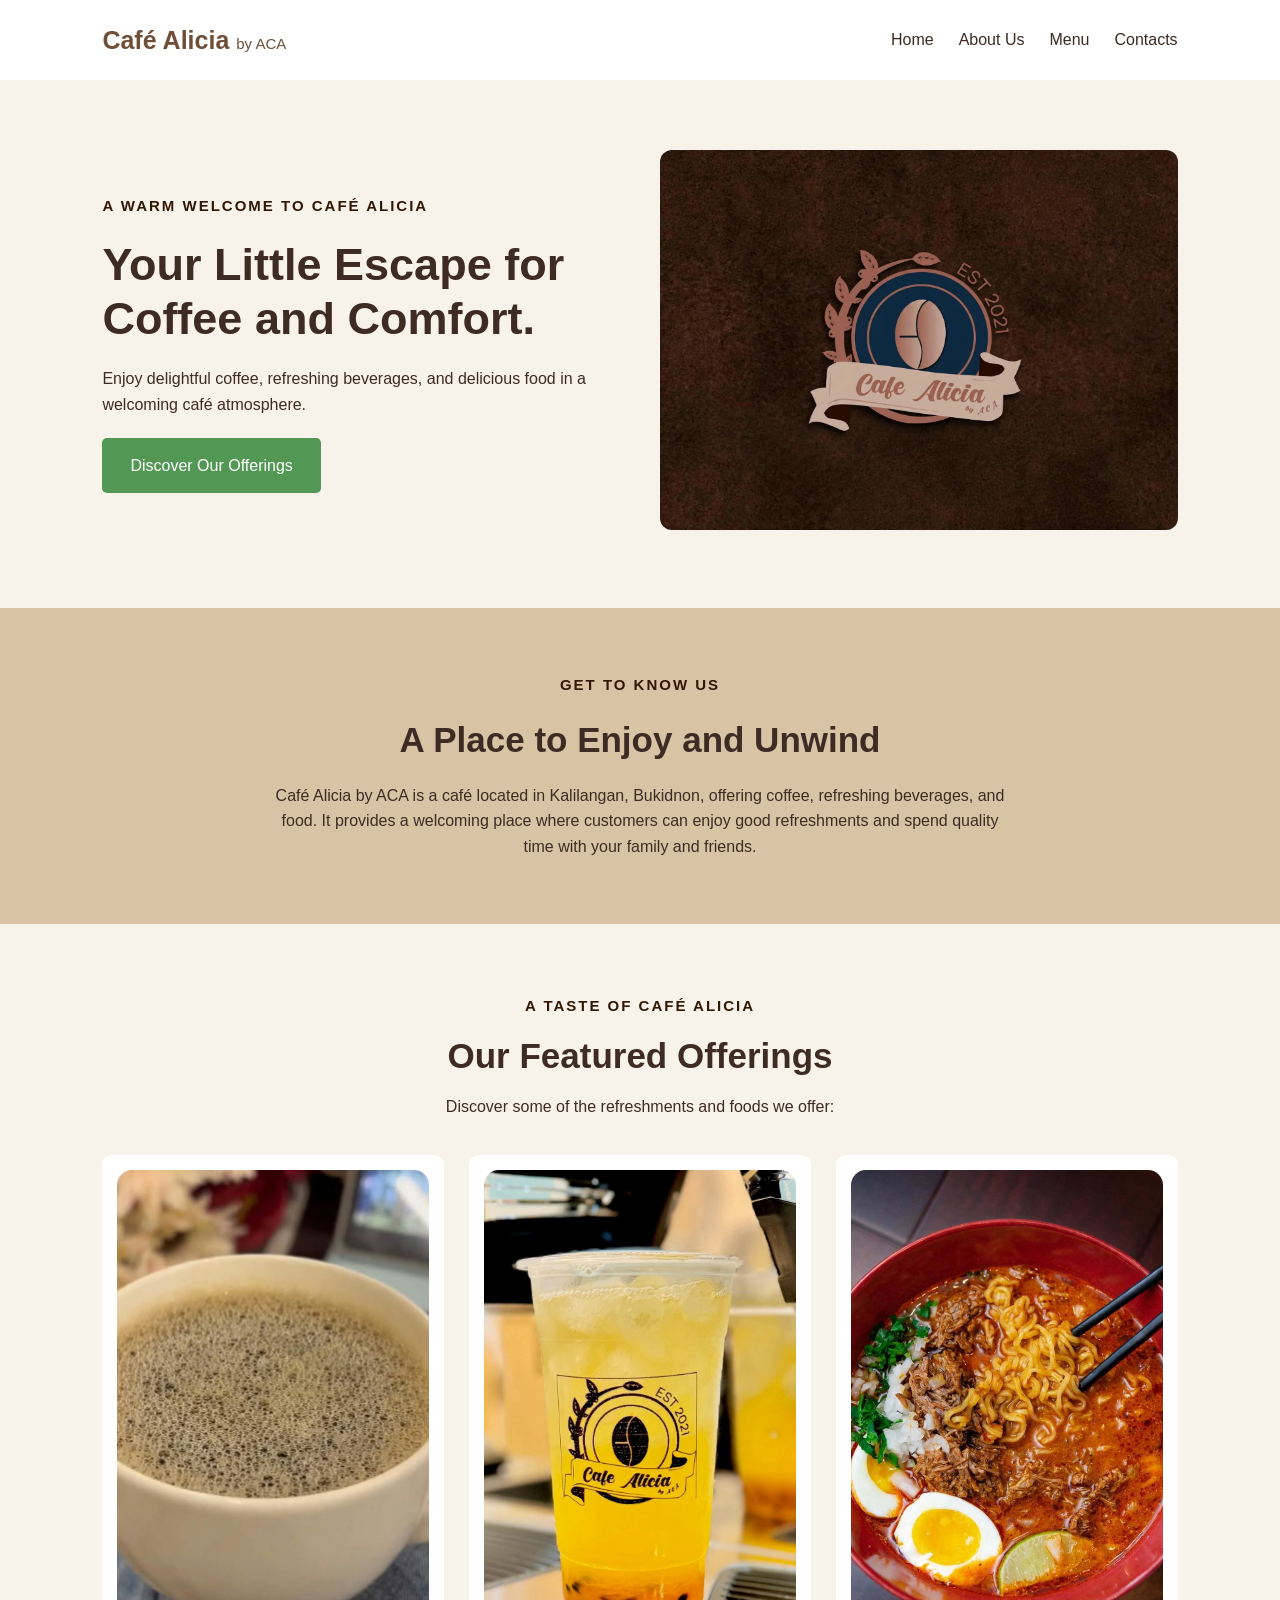
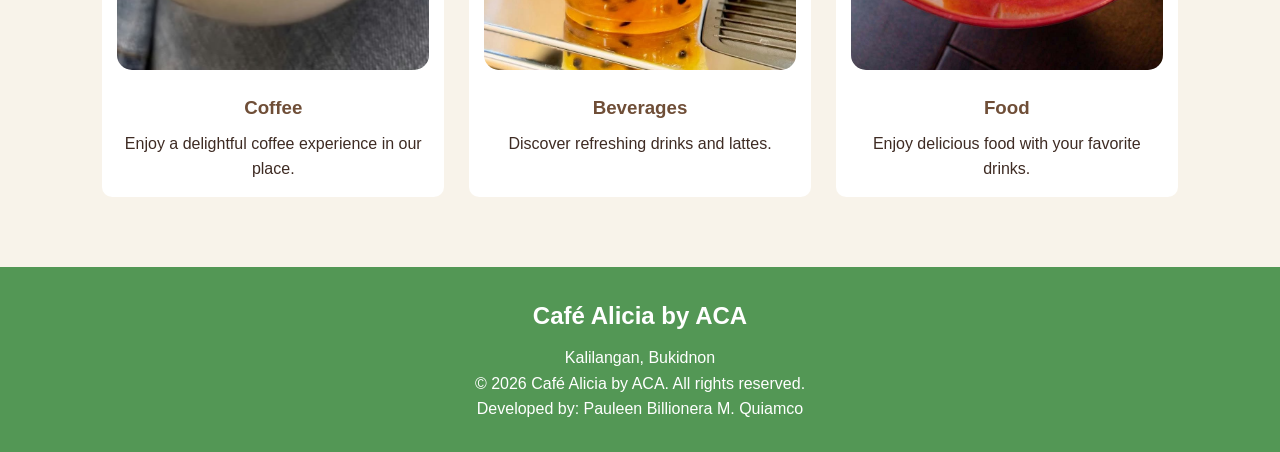
<file: index.html>
<!DOCTYPE html>
<html lang="en">
    <head>
        <meta charset="UTF-8">
        <meta name="viewport" content="width=device-width, initial-scale=1.0">
        <title>Café Alicia by ACA</title>
        <link rel="stylesheet" href="css/style.css">
    </head>

    <body>

        <header>
            <h1>Café Alicia <span>by ACA</span></h1>

            <nav>
                <ul>
                    <li><a href="index.html">Home</a></li>
                    <li><a href="aboutus.html">About Us</a></li>
                    <li><a href="menu.html">Menu</a></li>
                    <li><a href="contact.html">Contacts</a></li>
                </ul>
            </nav>
        </header>

        <main>

            <section class="hero">
                <div class="hero-content">
                    <p class="welcome">A WARM WELCOME TO CAFÉ ALICIA</p>

                    <h2>Your Little Escape for Coffee and Comfort.</h2>

                    <p>Enjoy delightful coffee, refreshing beverages,
                        and delicious food in a welcoming café atmosphere.</p>

                    <a href="#products" class="cta-button">Discover Our Offerings</a>
                </div>

                <div class="hero-image">
                    <img src="images/logo.jpg" alt="Welcoming interior of Café Alicia">
                </div>
            </section>

            
            <section class="about">
                <div class="about-content">
                    <p class="section-label">GET TO KNOW US</p>

                    <h2>A Place to Enjoy and Unwind</h2>

                    <p>
                        Café Alicia by ACA is a café located in
                        Kalilangan, Bukidnon, offering coffee,
                        refreshing beverages, and food.
                        It provides a welcoming place where
                        customers can enjoy good refreshments
                        and spend quality time with your family
                        and friends.</p>
                </div>
            </section>

            <section class="products" id="products">

                <div class="section-heading">
                    <p class="section-label">A TASTE OF CAFÉ ALICIA</p>
                    <h2>Our Featured Offerings</h2>
                    <p>Discover some of the refreshments and foods we offer:</p>
                </div>

                <div class="product-container">

                    <div class="product-card">
                        <a href="menu.html#coffee">
                            <img src="images/dark_coffee.jpg" alt="Coffee served at Café Alicia"></a>
                        <h3>Coffee</h3>
                        <p>Enjoy a delightful coffee experience in our place.</p>
                    </div>

                    <div class="product-card">
                        <a href="menu.html#beverages">
                            <img src="images/beverage_soda.jpg" alt="Refreshing beverage"></a>
                        <h3>Beverages</h3>
                        <p>Discover refreshing drinks and lattes.</p>
                    </div>

                    <div class="product-card">
                        <a href="menu.html#savory">
                            <img src="images/food.jpg" alt="Food offering at the café"></a>
                        <h3>Food</h3>
                        <p>Enjoy delicious food with your favorite drinks.</p>
                    </div>

                </div>
            </section>

        </main>

        <footer>
            <h2>Café Alicia by ACA</h2>
            <p>Kalilangan, Bukidnon</p>
            <p>&copy; 2026 Café Alicia by ACA. All rights reserved.</p>
            <p>Developed by: Pauleen Billionera M. Quiamco</p>
        </footer>

    </body>
    </html>
</file>
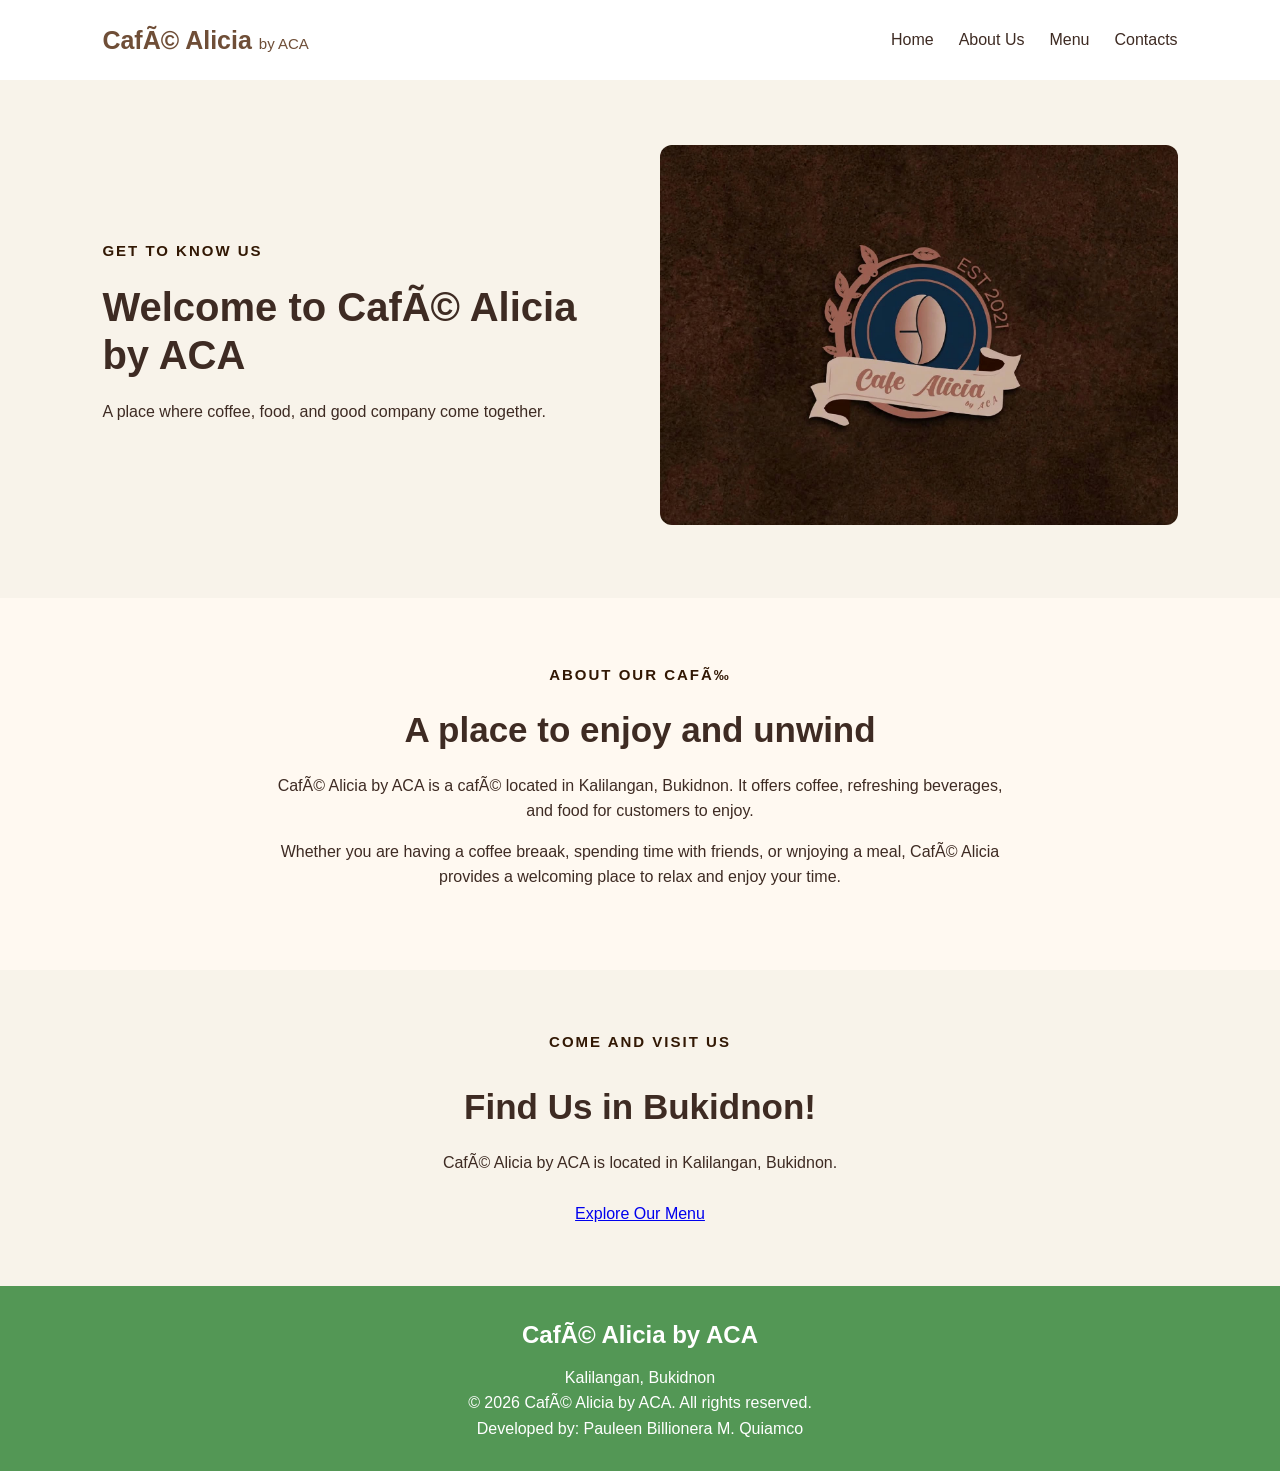
<file: aboutus.html>
<!DOCTYPE html>
<html lang="en">
    <head>
        <meta charset="UFT-8">
        <meta name="viewport" content="width=device-width, initial-scale=1.0">
        <title>About Us</title>
        <link rel="stylesheet" href="css/style.css">
    </head>

    <body>
        <header>
            <h1>Café Alicia <span>by ACA</span></h1>
            <nav>
                <ul>
                    <li><a href="index.html">Home</a></li>
                    <li><a href="aboutus.html">About Us</a></li>
                    <li><a href="menu.html">Menu</a></li>
                    <li><a href="contact.html">Contacts</a></li>
                </ul>
            </nav>
        </header>
        
        <main>
            <section class="about-hero">
                <div class="about-hero-content">
                    <p class="section-label">GET TO KNOW US</p>
                    <h2>Welcome to Café Alicia by ACA</h2>
                    <p>A place where coffee, food, and good company come together.</p>
                </div>

                <div class="about-hero-image">
                    <img src="images/logo.jpg" alt="Café Alicia by ACA">
                </div>
            </section>

            <section class="about-story">
                <div class="about-story-content">
                    <p class="section-label">ABOUT OUR CAFÉ</p>
                    <h2>A place to enjoy and unwind</h2>
                    <p> Café Alicia by ACA is a café located in Kalilangan, Bukidnon. It offers coffee, refreshing beverages, and food for customers to enjoy.</p>
                    <p>Whether you are having a coffee breaak, spending time with friends, or wnjoying a meal, Café Alicia provides a welcoming place to relax and enjoy your time.</p>
                </div>
            </section>

            <section class="about-location">
                <p class="section-label">COME AND VISIT US</p>
                <h2>Find Us in Bukidnon!</h2>
                <p>Café Alicia by ACA is located in Kalilangan, Bukidnon.</p>
                <a href="menu.html">Explore Our Menu</a>
            </section>
        </main>

        <footer>
            <h2>Café Alicia by ACA</h2>
            <p>Kalilangan, Bukidnon</p>
            <p>&copy; 2026 Café Alicia by ACA. All rights reserved.</p>
            <p>Developed by: Pauleen Billionera M. Quiamco</p>
        </footer>
    </body>
</html>
</file>
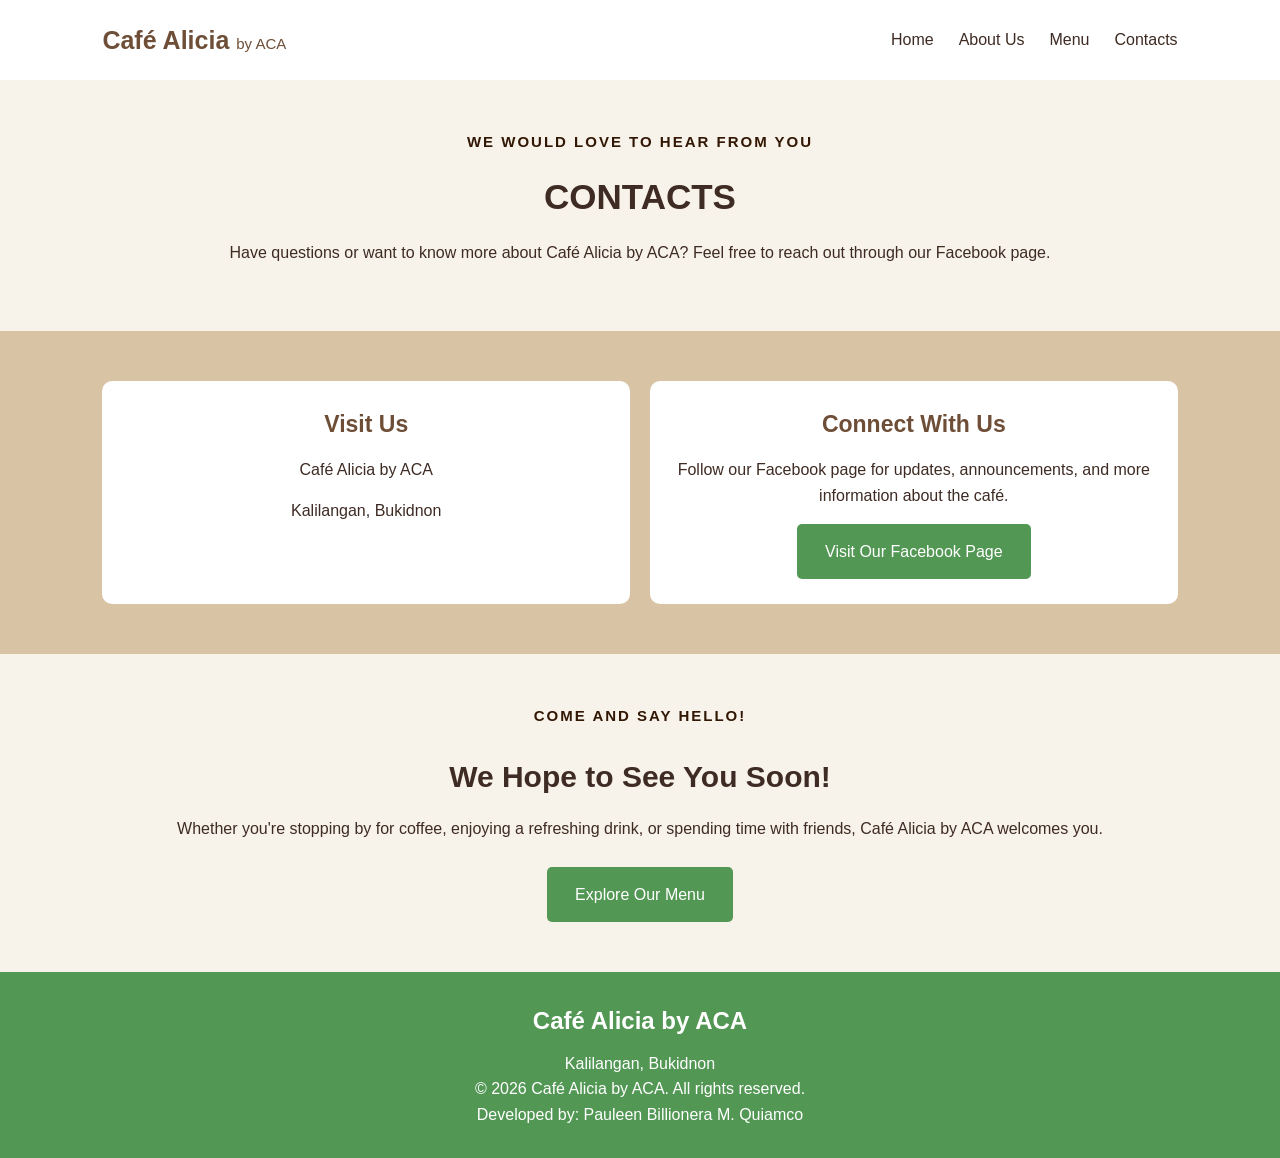
<file: contact.html>
<!DOCTYPE html>
<html lang="en">
    <head>
        <meta charset="UTF-8">
        <meta name="viewport" content="width=device-width, initial-scale=1.0">
        <title>Contacts</title>
        <link rel="stylesheet" href="css/style.css">
    </head>

    <body>

        <header>
            <h1>Café Alicia <span>by ACA</span></h1>
            <nav>
                <ul>
                    <li><a href="index.html">Home</a></li>
                    <li><a href="aboutus.html">About Us</a></li>
                    <li><a href="menu.html">Menu</a></li>
                    <li><a href="contact.html">Contacts</a></li>
                </ul>
            </nav>
        </header>

        <main>

            <section class="contact-hero">
                <p class="section-label">WE WOULD LOVE TO HEAR FROM YOU</p>
                <h2>CONTACTS</h2>

            <p>Have questions or want to know more about Café Alicia by ACA? Feel free to reach out through our Facebook page.</p>
            </section>

            <section class="contact-section">
                <div class="contact-container">

                    <div class="contact-card">
                        <h3>Visit Us</h3>
                        <p>Café Alicia by ACA</p>
                        <p>Kalilangan, Bukidnon</p>
                    </div>

                    <div class="contact-card">
                        <h3>Connect With Us</h3>
                        <p>Follow our Facebook page for updates, announcements, and more information about the café.</p>
                        <a href="https://www.facebook.com/CafeAliciabyACA" class="cta-button" target="_blank"> Visit Our Facebook Page</a>
                    </div>
                </div>
            </section>

            <section class="contact-message">

                <p class="section-label">COME AND SAY HELLO!</p>
                <h2>We Hope to See You Soon!</h2>
                <p>Whether you're stopping by for coffee, enjoying a refreshing drink, or spending time with friends, Café Alicia by ACA welcomes you.</p>

                <a href="menu.html" class="cta-button">Explore Our Menu</a>
            </section>
        </main>

        <footer>
            <h2>Café Alicia by ACA</h2>
            <p>Kalilangan, Bukidnon</p>
            <p>&copy; 2026 Café Alicia by ACA. All rights reserved.</p>
            <p>Developed by: Pauleen Billionera M. Quiamco</p>
        </footer>
    </body>
</html>
</file>
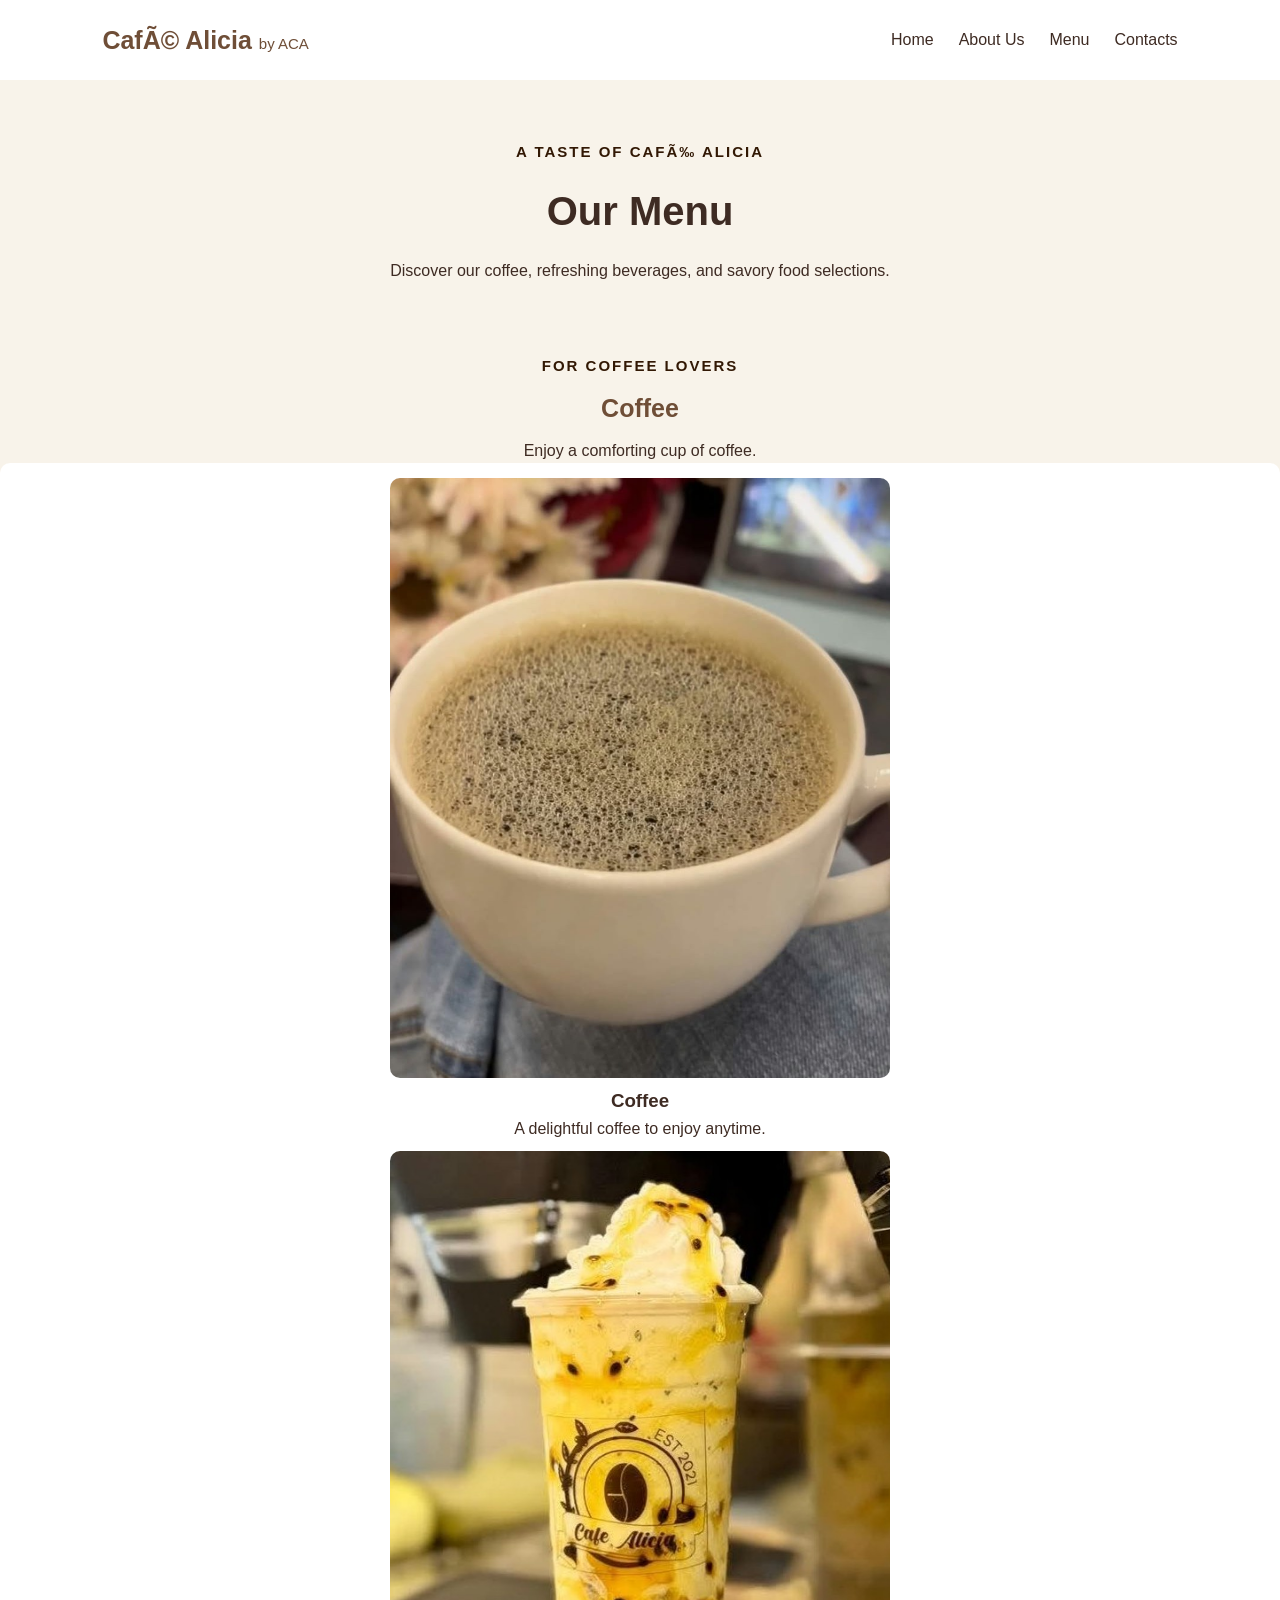
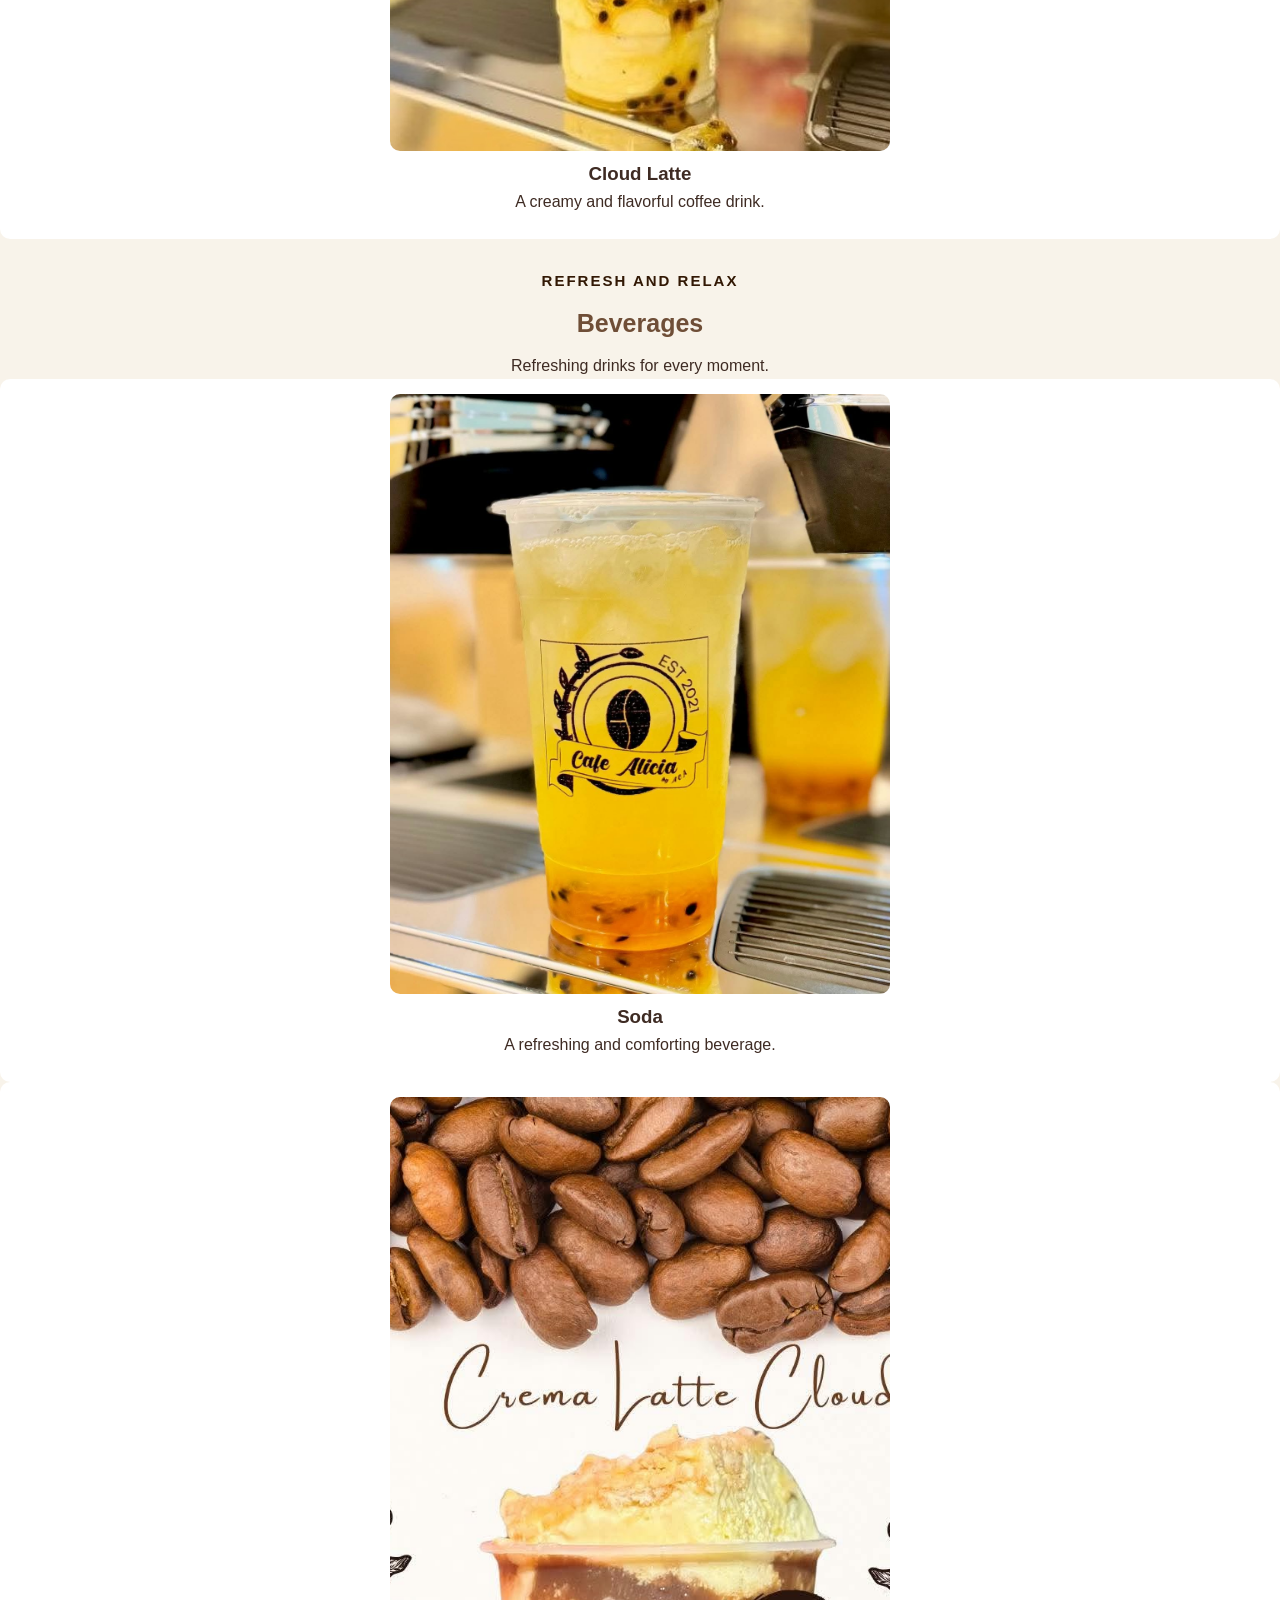
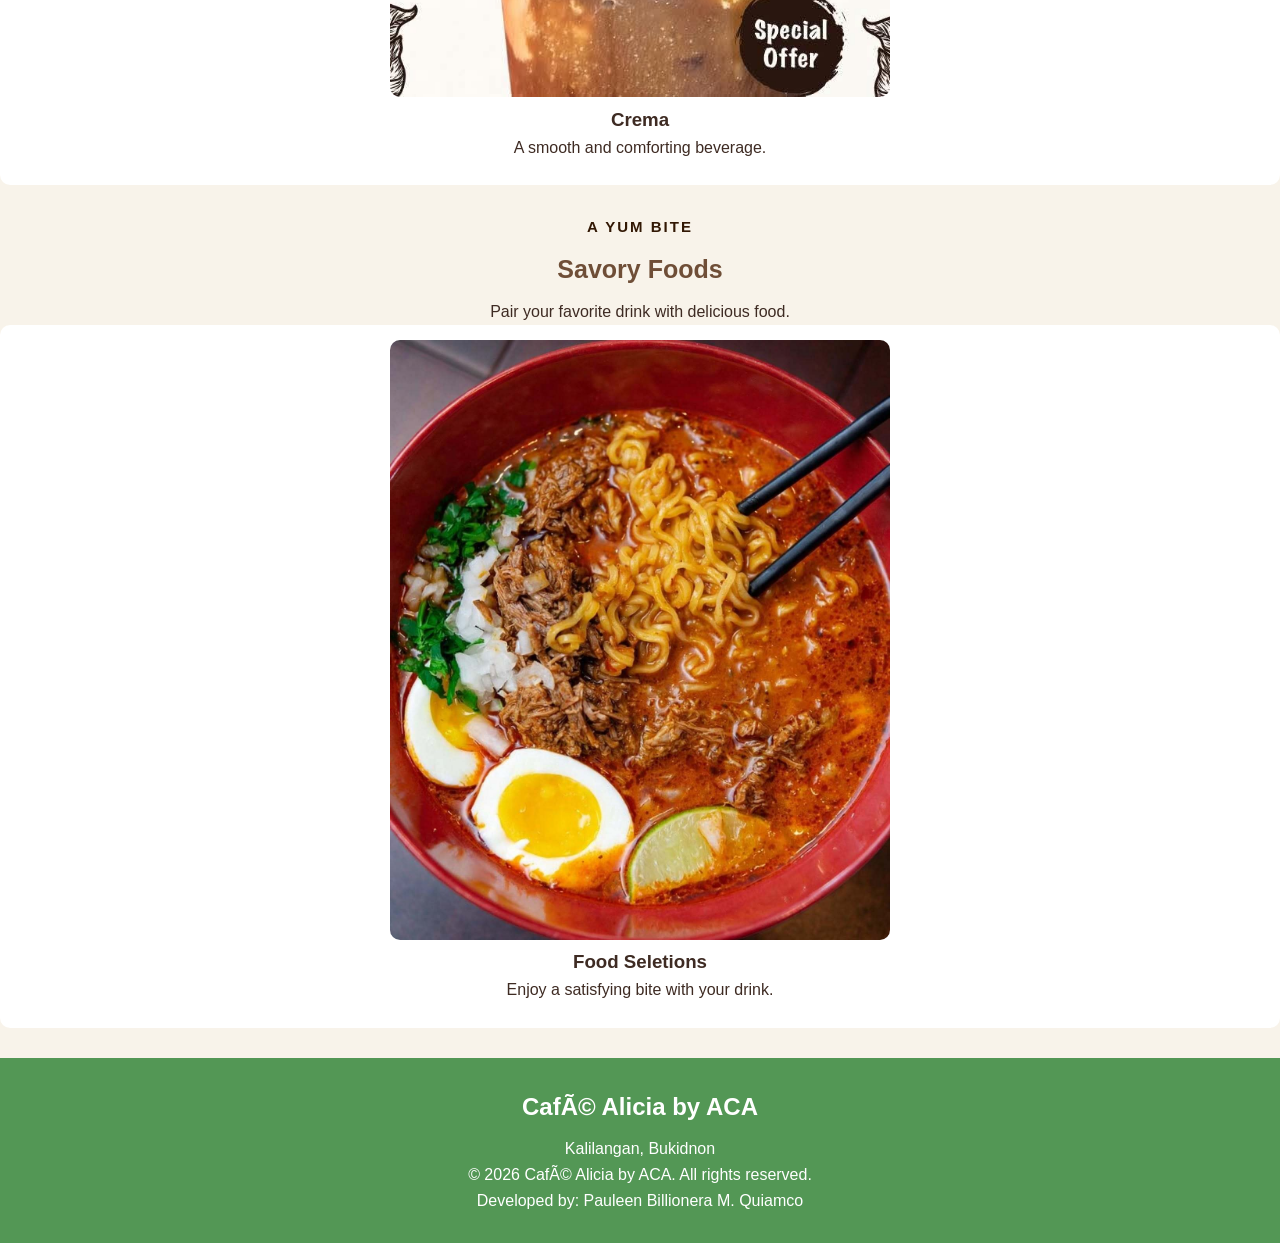
<file: menu.html>
<!DOCTYPE html>
<html lang="en">
    <head>
        <meta charset="UFT-8">
        <meta name="viewport" content="width=device-width, initial-scale=1.0">
        <title>Menu</title>
        <link rel="stylesheet" href="css/style.css">
    </head>

    <body>
        <header>
            <h1>Café Alicia <span>by ACA</span></h1>

            <nav>
                <ul>
                    <li><a href="index.html">Home</a></li>
                    <li><a href="aboutus.html">About Us</a></li>
                    <li><a href="menu.html">Menu</a></li>
                    <li><a href="contact.html">Contacts</a></li>
                </ul>
            </nav>
        </header>

        <main>
            <section class="menu-intro">
                <p class="section-label">A TASTE OF CAFÉ ALICIA</p>

                <H2>Our Menu</H2>
                <p>Discover our coffee, refreshing beverages, and savory food selections.</p>
            </section>

            <section class="menu-section" id="coffee">
                <div class="menu-heading">
                    <p class="section-label">FOR COFFEE LOVERS</p>
                    <h2>Coffee</h2>
                    <p>Enjoy a comforting cup of coffee.</p>
                </div>

                <div class="menu-container">
                    <div class="menu-card">
                        <img src="images/dark_coffee.jpg" alt="Coffees">
                        <h3>Coffee</h3>
                        <p>A delightful coffee to enjoy anytime.</p>
                    </div>

                    <div class="menu-card">
                        <img src="images/coffee_cloud_latte.jpg" alt="Dark Coffee">
                        <h3>Cloud Latte</h3>
                        <p>A creamy and flavorful coffee drink.</p>
                    </div>
                </div>
            </section>

            <section class="menu-section" id="beverages">
                <div class="menu-heading">
                    <p class="section-label">REFRESH AND RELAX</p>
                    <h2>Beverages</h2>
                    <p>Refreshing drinks for every moment.</p>
                </div>

                <div class="menu-container">
                    <div class="menu-card">
                        <img src="images/beverage_soda.jpg" alt="Soda">
                        <h3>Soda</h3>
                        <p>A refreshing and comforting beverage.</p>
                    </div>
                </div>

                <div class="menu-container">
                    <div class="menu-card">
                        <img src="images/crema_latte.jpg" alt="Crema">
                        <h3>Crema</h3>
                        <p>A smooth and comforting beverage.</p>
                    </div>
                </div>
            </section>

            <section class="menu-section" id="savory">
                <div class="menu-heading">
                    <p class="section-label">A YUM BITE</p>
                    <h2>Savory Foods</h2>
                    <p>Pair your favorite drink with delicious food.</p>
                </div>
                
                <div class="menu-container">
                    <div class="menu-card">
                        <img src="images/food.jpg" alt="Foods">
                        <h3>Food Seletions</h3>
                        <p>Enjoy a satisfying bite with your drink.</p>
                    </div>
                </div>
            </section>
        </main>

        <footer>
            <h2>Café Alicia by ACA</h2>
            <p>Kalilangan, Bukidnon</p>
            <p>&copy; 2026 Café Alicia by ACA. All rights reserved.</p>
            <p>Developed by: Pauleen Billionera M. Quiamco</p>
        </footer>
    </body>
</html>
</file>
<file: css/style.css>
* {
    margin: 0;
    padding: 0;
    box-sizing: border-box;
}

body {
    background-color: #F8F3EA;
    color: #3E2B23;
    font-family: Georgia, arial;
    line-height: 1.6;
}

header {
    background-color: #FFFFFF;
    padding: 20px 8%;
    display: flex;
    justify-content: space-between;
    align-items: center;
}

header h1 {
    color: #6F4E37;
    font-size: 25px;
}

header h1 span {
    font-size: 15px;
    font-weight: normal;
}

nav ul {
    display: flex;
    list-style: none;
    gap: 25px;
}

nav a {
    text-decoration: none;
    color: #3E2B23;
    transition: 0.3s;
}

nav a:hover {
    color: #A87952;
}

.hero {
    display: flex;
    align-items: center;
    gap: 40px;
    padding: 70px 8%;
}

.hero-content {
    flex: 1;
}

.welcome,
.section-label {
    color: #321804;
    font-size: 15px;
    font-weight: bold;
    letter-spacing: 2px;
}

.hero-content h2 {
    font-size: 45px;
    line-height: 1.2;
    margin: 20px 0;
}

.hero-content p {
    margin-bottom: 20px;
}

.hero-image {
    flex: 1;
}

.hero-image img {
    width: 100%;
    height: 380px;
    object-fit: cover;
    border-radius: 12px;
}

.cta-button {
    display: inline-block;
    background-color: #539755;
    color: #FFFFFF;
    text-decoration: none;
    padding: 15px 28px;
    border-radius: 5px;
    transition: 0.3s;
}

.cta-button:hover {
    background-color: #3E2B23;
}

.about {
    background-color: #D8C3A5;
    padding: 65px 15%;
    text-align: center;
}

.about-content h2 {
    font-size: 35px;
    margin: 15px 0;
}

.about-content p {
    max-width: 750px;
    margin: 0 auto;
}

.products {
    padding: 70px 8%;
    text-align: center;
}

.section-heading h2 {
    font-size: 35px;
    margin: 10px 0;
}

.product-container {
    display: flex;
    gap: 25px;
    margin-top: 35px;
}

.product-card {
    flex: 1;
    background-color: #FFFFFF;
    padding: 15px;
    border-radius: 10px;
}

.product-card img {
    width: 100%;
    height: 500px;
    object-fit: cover;
    border-radius: 15px;
}

.product-card h3 {
    color: #6F4E37;
    margin: 15px 0 8px;
}

footer {
    background-color: #539755;
    color: #FFFFFF;
    text-align: center;
    padding: 30px 20px;
}

footer h2 {
    margin-bottom: 10px;
}

@media screen and (max-width: 768px) {

    header {
        flex-direction: column;
        gap: 15px;
    }

    nav ul {
        flex-wrap: wrap;
        justify-content: center;
        gap: 15px;
    }

    .hero {
        flex-direction: column;
        padding: 45px 6%;
    }

    .hero-content h2 {
        font-size: 35px;
    }

    .about {
        padding: 45px 8%;
    }

    .product-container {
        flex-direction: column;
    }
}

/*Menu page*/

.menu-intro {
    text-align: center;
    padding: 60px 8%;
}

.menu-intro h2 {
    font-size: 40px;
    margin: 15px 0;
}

.menu-intro p {
    margin-bottom: 10px;
}

.menu-section {
    text-align: center;
    margin-bottom: 30px;
}

.menu-heading h2 {
    font-size: 25px;
    color:#6F4E37;
    margin: 10px 0;
}

.menu-container {
    flex: 1;
    background-color:#FFFFFF;
    padding: 15px;
    border-radius: 10px;
    text-align: center;
}

.menu-card img {
    width:40%;
    height: 600px;
    object-fit: cover;
    border-radius: 10px;
}

.menu-card p {
    margin-bottom: 10px;
}

@media screen and (max-width:768px) {
    .menu-intro {
        padding: 45px 6%;
    }

    .menu-intro h2 {
        font-size: 32px;
    }

    .menu-heading h2 {
        font-size: 30px;
    }

    .menu-container {
        flex-direction: column;
    }

    .menu-card img {
        height: 250px;
    }
}

/*About us page*/

.about-hero {
    display: flex;
    align-items: center;
    gap: 40px;
    padding: 65px 8%;
}

.about-hero-content {
    flex: 1;
}

.about-hero-content h2 {
    font-size: 40px;
    line-height: 1.2;
    margin: 20px 0;
}

.about-hero-content p {
    margin-bottom: 15px;
}

.about-hero-image {
    flex: 1;
}

.about-hero-image img {
    width: 100%;
    height: 380px;
    object-fit: cover;
    border-radius: 12px;
}

.about-story {
    background-color:#fff9f1;
    padding: 65px 15%;
    text-align: center;
}

.about-story-content h2 {
    font-size: 35px;
    margin: 15px 0;
}

.about-story-content p {
    max-width: 750px;
    margin: 0 auto 15px;
}

.about-location {
    background-color:#F8F3EA;
    padding: 60px 8%;
    text-align: center;
}

.about-location h2 {
    font-size: 35px;
    margin: 15px 0;
}

.about-location p {
    margin-bottom: 25px;
}

@media screen and (max-width: 768px) {

    .about-hero {
        flex-direction: column;
        padding: 45px 6%;
    }

    .about-hero-content h2 {
        font-size: 32px;
    }

    .about-hero-image img {
        height: 280px;
    }

    .about-story {
        padding: 45px 8%;
    }

    .about-story-content h2 {
        font-size: 30px;
    }

    .about-location {
        padding: 45px 6%;
    }

    .about-location h2 {
        font-size: 30px;
    }
}

/*Contact page*/
.contact-hero {
    text-align: center;
    padding: 50px 8%;
}

.contact-hero h2 {
    font-size: 35px;
    margin: 15px 0;
}

.contact-hero p {
    margin-bottom: 15px;
}

.contact-section {
    background-color: #D8C3A5;
    padding: 50px 8%;
}

.contact-container {
    display: flex;
    gap: 20px;
}

.contact-card {
    flex: 1;
    background-color: #FFFFFF;
    padding: 25px;
    text-align: center;
    border-radius: 10px;
}

.contact-card h3 {
    color: #6F4E37;
    font-size: 23px;
    margin-bottom: 15px;
}

.contact-card p {
    margin-bottom: 15px;
}

.contact-message {
    text-align: center;
    padding: 50px 8%;
}

.contact-message h2 {
    font-size: 30px;
    margin: 15px 0;
}

.contact-message p {
    margin-bottom: 25px;
}

@media screen and (max-width: 768px) {

    .contact-container {
        flex-direction: column;
    }
}
</file>
